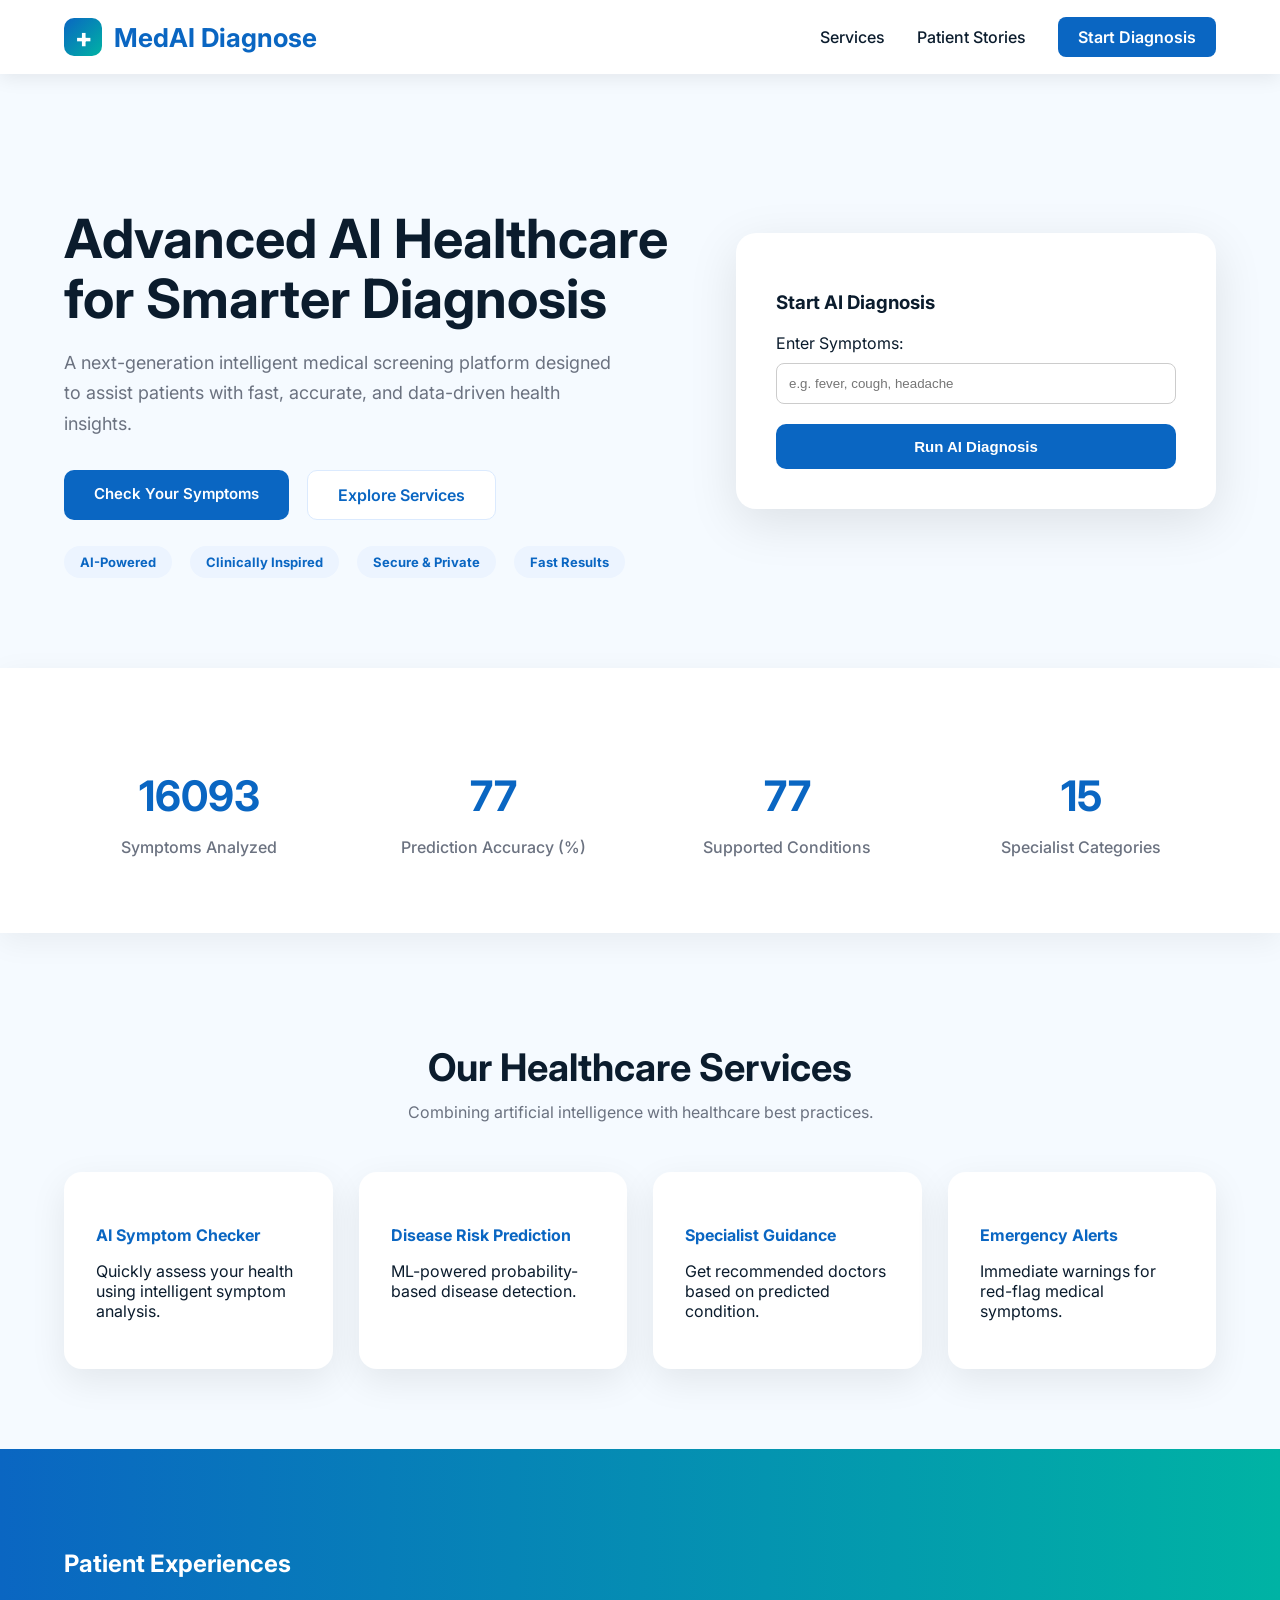
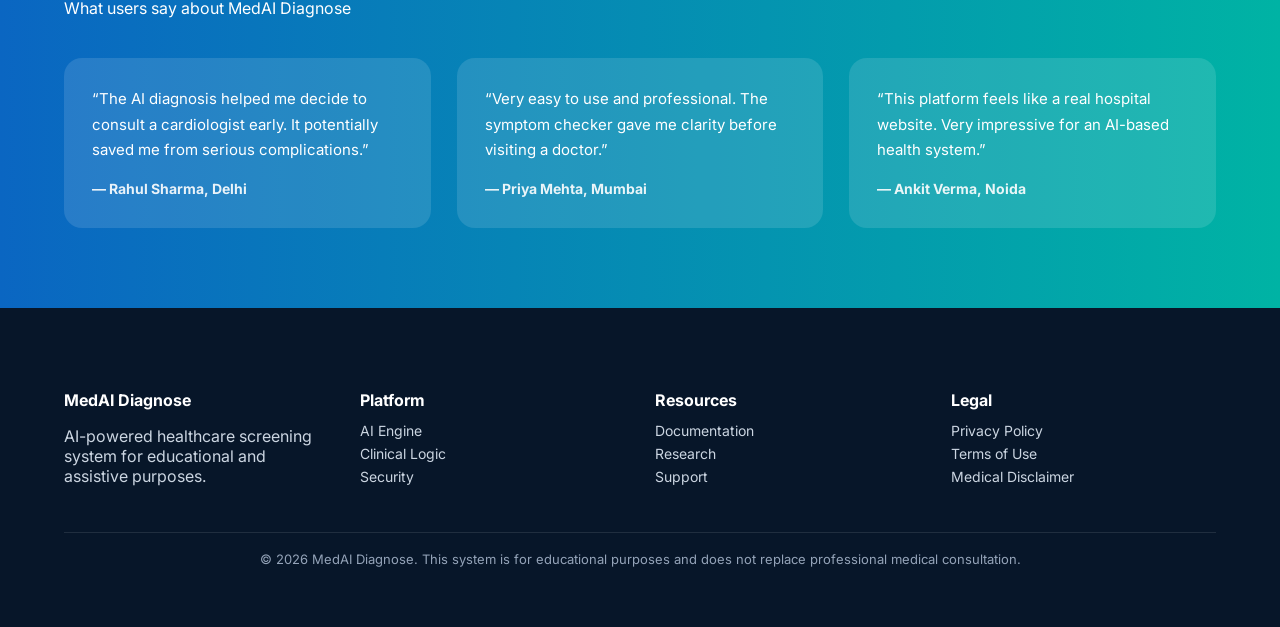
<file: templates/index.html>
<!DOCTYPE html>
<html lang="en">
<head>
  <meta charset="UTF-8">
  <title>MedAI Diagnose | Intelligent Healthcare Screening</title>
  <meta name="viewport" content="width=device-width, initial-scale=1.0">

  <!-- Fonts -->
  <link href="https://fonts.googleapis.com/css2?family=Inter:wght@400;500;600;700&display=swap" rel="stylesheet">

  <style>
    :root {
      --primary: #0a66c2;
      --secondary: #00b3a4;
      --bg: #f5faff;
      --dark: #0b1c2d;
      --muted: #6b7280;
    }

    * { box-sizing: border-box; }

    body {
      margin: 0;
      font-family: 'Inter', sans-serif;
      background: var(--bg);
      color: var(--dark);
    }

    /* ================= HEADER ================= */
    header {
      background: white;
      box-shadow: 0 4px 18px rgba(0,0,0,0.08);
      padding: 18px 64px;
      display: flex;
      justify-content: space-between;
      align-items: center;
    }

    .brand {
      display: flex;
      align-items: center;
      gap: 12px;
      font-size: 26px;
      font-weight: 700;
      color: var(--primary);
    }

    .brand .logo {
      width: 38px;
      height: 38px;
      border-radius: 10px;
      background: linear-gradient(135deg, var(--primary), var(--secondary));
      display: flex;
      align-items: center;
      justify-content: center;
      color: white;
      font-weight: 800;
    }

    nav a {
      margin-left: 28px;
      text-decoration: none;
      color: var(--dark);
      font-weight: 500;
    }

    .nav-btn {
      background: var(--primary);
      color: white;
      padding: 10px 20px;
      border-radius: 8px;
      font-weight: 600;
    }

    /* ================= HERO ================= */
    .hero {
      display: grid;
      grid-template-columns: 1.3fr 1fr;
      gap: 48px;
      padding: 90px 64px;
      align-items: center;
    }

    .hero h1 {
      font-size: 54px;
      line-height: 1.12;
      margin-bottom: 18px;
    }

    .hero p {
      font-size: 18px;
      color: var(--muted);
      max-width: 560px;
      line-height: 1.7;
    }

    .hero-actions {
      margin-top: 30px;
      display: flex;
      gap: 18px;
    }

    .primary-btn {
      background: var(--primary);
      color: white;
      padding: 14px 30px;
      border-radius: 10px;
      border: none;
      font-size: 15px;
      font-weight: 600;
      cursor: pointer;
      text-decoration: none;
    }

    .secondary-btn {
      background: white;
      border: 1px solid #dbeafe;
      color: var(--primary);
      padding: 14px 30px;
      border-radius: 10px;
      font-weight: 600;
      text-decoration: none;
    }

    .hero-card {
      background: white;
      border-radius: 20px;
      padding: 40px;
      box-shadow: 0 14px 50px rgba(0,0,0,0.1);
    }

    .trust-badges {
      display: flex;
      gap: 18px;
      margin-top: 26px;
      flex-wrap: wrap;
    }

    .badge {
      background: #ecf4ff;
      padding: 8px 16px;
      border-radius: 20px;
      font-size: 13px;
      font-weight: 700;
      color: var(--primary);
    }

    /* ================= STATS ================= */
    .stats {
      background: white;
      padding: 60px 64px;
      display: grid;
      grid-template-columns: repeat(4, 1fr);
      gap: 24px;
      text-align: center;
      box-shadow: 0 8px 30px rgba(0,0,0,0.06);
    }

    .stat h3 {
      font-size: 42px;
      color: var(--primary);
      margin-bottom: 6px;
    }

    .stat p {
      color: var(--muted);
      font-weight: 500;
    }

    /* ================= FEATURES ================= */
    .section {
      padding: 80px 64px;
    }

    .section h2 {
      text-align: center;
      font-size: 38px;
      margin-bottom: 12px;
    }

    .section p.sub {
      text-align: center;
      color: var(--muted);
      max-width: 620px;
      margin: 0 auto 50px;
    }

    .features {
      display: grid;
      grid-template-columns: repeat(4, 1fr);
      gap: 26px;
    }

    .feature-card {
      background: white;
      border-radius: 18px;
      padding: 32px;
      box-shadow: 0 12px 36px rgba(0,0,0,0.08);
    }

    .feature-card h4 {
      color: var(--primary);
      margin-bottom: 10px;
    }

    /* ================= TESTIMONIALS ================= */
    .testimonials {
      background: linear-gradient(to right, #0a66c2, #00b3a4);
      padding: 80px 64px;
      color: white;
    }

    .testimonial-grid {
      display: grid;
      grid-template-columns: repeat(3, 1fr);
      gap: 26px;
      margin-top: 40px;
    }

    .testimonial {
      background: rgba(255,255,255,0.12);
      border-radius: 18px;
      padding: 28px;
      font-size: 15px;
      line-height: 1.7;
    }

    .testimonial strong {
      display: block;
      margin-top: 14px;
      font-size: 14px;
      opacity: 0.9;
    }

    /* ================= FOOTER ================= */
    footer {
      background: #071629;
      color: #cbd5e1;
      padding: 60px 64px;
    }

    footer .grid {
      display: grid;
      grid-template-columns: repeat(4, 1fr);
      gap: 30px;
    }

    footer h4 { color: white; margin-bottom: 12px; }

    footer a {
      display: block;
      color: #cbd5e1;
      text-decoration: none;
      margin-bottom: 6px;
      font-size: 14px;
    }

    .footer-bottom {
      margin-top: 30px;
      border-top: 1px solid rgba(255,255,255,0.1);
      padding-top: 18px;
      font-size: 13px;
      text-align: center;
      color: #94a3b8;
    }

    @media (max-width: 900px) {
      .hero, .features, .testimonial-grid, .stats, footer .grid {
        grid-template-columns: 1fr;
      }

      header, .hero, .section, .stats, .testimonials, footer {
        padding: 30px 24px;
      }

      .hero h1 { font-size: 40px; }
    }
  </style>
</head>

<body>

<header>
  <div class="brand">
    <div class="logo">+</div>
    MedAI Diagnose
  </div>
  <nav>
    <a href="#features">Services</a>
    <a href="#reviews">Patient Stories</a>
    <a href="/"><span class="nav-btn">Start Diagnosis</span></a>
  </nav>
</header>

<!-- HERO -->
<section class="hero">
  <div>
    <h1>Advanced AI Healthcare<br>for Smarter Diagnosis</h1>
    <p>
      A next-generation intelligent medical screening platform designed to assist
      patients with fast, accurate, and data-driven health insights.
    </p>

    <div class="hero-actions">
      <a href="/" class="primary-btn">Check Your Symptoms</a>
      <a href="#features" class="secondary-btn">Explore Services</a>
    </div>

    <div class="trust-badges">
      <div class="badge">AI-Powered</div>
      <div class="badge">Clinically Inspired</div>
      <div class="badge">Secure & Private</div>
      <div class="badge">Fast Results</div>
    </div>
  </div>

 <div class="hero-card">
  <h3>Start AI Diagnosis</h3>

  <form action="/predict" method="post">

    <label>Enter Symptoms:</label>
    <input type="text" name="symptoms" placeholder="e.g. fever, cough, headache" required
           style="width:100%; padding:12px; margin:10px 0; border-radius:8px; border:1px solid #ccc;">

    <button type="submit" class="primary-btn" style="width:100%; margin-top:10px;">
      Run AI Diagnosis
    </button>

  </form>
</div>

</section>

<!-- STATS -->
<section class="stats">
  <div class="stat">
    <h3 data-count="25000">0</h3>
    <p>Symptoms Analyzed</p>
  </div>
  <div class="stat">
    <h3 data-count="98">0</h3>
    <p>Prediction Accuracy (%)</p>
  </div>
  <div class="stat">
    <h3 data-count="120">0</h3>
    <p>Supported Conditions</p>
  </div>
  <div class="stat">
    <h3 data-count="15">0</h3>
    <p>Specialist Categories</p>
  </div>
</section>

<!-- FEATURES -->
<section class="section" id="features">
  <h2>Our Healthcare Services</h2>
  <p class="sub">Combining artificial intelligence with healthcare best practices.</p>

  <div class="features">
    <div class="feature-card">
      <h4>AI Symptom Checker</h4>
      <p>Quickly assess your health using intelligent symptom analysis.</p>
    </div>
    <div class="feature-card">
      <h4>Disease Risk Prediction</h4>
      <p>ML-powered probability-based disease detection.</p>
    </div>
    <div class="feature-card">
      <h4>Specialist Guidance</h4>
      <p>Get recommended doctors based on predicted condition.</p>
    </div>
    <div class="feature-card">
      <h4>Emergency Alerts</h4>
      <p>Immediate warnings for red-flag medical symptoms.</p>
    </div>
  </div>
</section>

<!-- TESTIMONIALS -->
<section class="testimonials" id="reviews">
  <h2>Patient Experiences</h2>
  <p class="sub">What users say about MedAI Diagnose</p>

  <div class="testimonial-grid">
    <div class="testimonial">
      “The AI diagnosis helped me decide to consult a cardiologist early.
      It potentially saved me from serious complications.”
      <strong>— Rahul Sharma, Delhi</strong>
    </div>
    <div class="testimonial">
      “Very easy to use and professional. The symptom checker gave me
      clarity before visiting a doctor.”
      <strong>— Priya Mehta, Mumbai</strong>
    </div>
    <div class="testimonial">
      “This platform feels like a real hospital website.
      Very impressive for an AI-based health system.”
      <strong>— Ankit Verma, Noida</strong>
    </div>
  </div>
</section>

<!-- FOOTER -->
<footer>
  <div class="grid">
    <div>
      <h4>MedAI Diagnose</h4>
      <p>AI-powered healthcare screening system for educational and assistive purposes.</p>
    </div>
    <div>
      <h4>Platform</h4>
      <a href="#">AI Engine</a>
      <a href="#">Clinical Logic</a>
      <a href="#">Security</a>
    </div>
    <div>
      <h4>Resources</h4>
      <a href="#">Documentation</a>
      <a href="#">Research</a>
      <a href="#">Support</a>
    </div>
    <div>
      <h4>Legal</h4>
      <a href="#">Privacy Policy</a>
      <a href="#">Terms of Use</a>
      <a href="#">Medical Disclaimer</a>
    </div>
  </div>

  <div class="footer-bottom">
    © 2026 MedAI Diagnose. This system is for educational purposes and does not replace professional medical consultation.
  </div>
</footer>

<!-- Animated Stats Script -->
<script>
  const counters = document.querySelectorAll('[data-count]');
  counters.forEach(counter => {
    const update = () => {
      const target = +counter.getAttribute('data-count');
      const current = +counter.innerText;
      const increment = target / 120;

      if (current < target) {
        counter.innerText = Math.ceil(current + increment);
        setTimeout(update, 20);
      } else {
        counter.innerText = target;
      }
    };
    update();
  });
</script>
</body>
</html>
</file>
